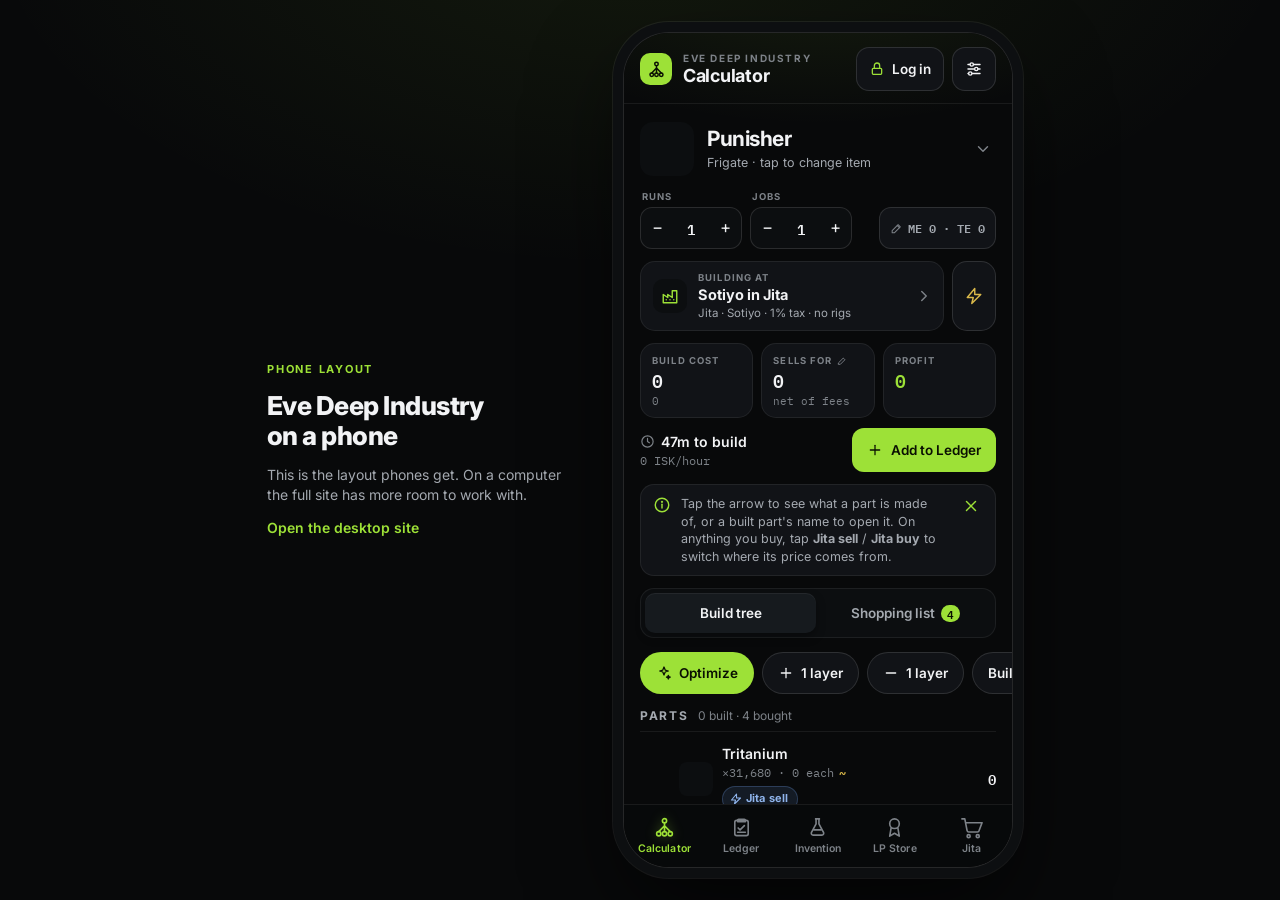
<file: mobile.html>
<!DOCTYPE html>
<html lang="en">
<head>
<meta charset="UTF-8">
<meta name="viewport" content="width=device-width, initial-scale=1, viewport-fit=cover">
<meta name="theme-color" content="#08090a">
<!-- Force browser to revalidate this HTML file on every load -->
<meta http-equiv="Cache-Control" content="no-cache, no-store, must-revalidate">
<meta http-equiv="Pragma" content="no-cache">
<meta http-equiv="Expires" content="0">
<title>Eve Deep Industry</title>
  <!-- Link previews (Discord, Slack, X, search results). og-image.png is built by scripts/make_og_image.py. -->
  <meta name="description" content="EVE Online industry calculator built for your phone: build costs, invention, LP store, ledger and Jita shopping.">
  <meta property="og:type" content="website">
  <meta property="og:site_name" content="Eve Deep Industry">
  <meta property="og:title" content="Eve Deep Industry">
  <meta property="og:description" content="EVE Online industry calculator built for your phone: build costs, invention, LP store, ledger and Jita shopping.">
  <meta property="og:url" content="https://evedeepindustry.com/mobile.html">
  <meta property="og:image" content="https://evedeepindustry.com/og-image.png">
  <meta property="og:image:width" content="1200">
  <meta property="og:image:height" content="630">
  <meta property="og:image:alt" content="Eve Deep Industry - industry calculator for EVE Online">
  <meta name="twitter:card" content="summary_large_image">
<link rel="icon" type="image/svg+xml" href="data:image/svg+xml,%3Csvg xmlns='http://www.w3.org/2000/svg' viewBox='0 0 24 24' fill='none' stroke='%23d3915a' stroke-width='2.4' stroke-linecap='round' stroke-linejoin='round'%3E%3Ccircle cx='12' cy='5' r='2.6'/%3E%3Ccircle cx='6' cy='18.5' r='2.6'/%3E%3Ccircle cx='12' cy='18.5' r='2.6'/%3E%3Ccircle cx='18' cy='18.5' r='2.6'/%3E%3Cpath d='M12 7.6v2.6M12 10.2L6 15.9M12 10.2v5.7M12 10.2l6 5.7'/%3E%3C/svg%3E">
<link rel="preconnect" href="https://fonts.googleapis.com">
<link rel="preconnect" href="https://fonts.gstatic.com" crossorigin>
<link rel="stylesheet" href="https://fonts.googleapis.com/css2?family=Inter:wght@400;500;600;700;800&family=IBM+Plex+Mono:wght@400;500;600&display=swap">
<link class="cache-bust" rel="stylesheet" href="css/mobile.css?v=1.0.2">
<script>(function(){try{var t=localStorage.getItem('eve_color_theme');if(t&&t!=='lime')document.documentElement.setAttribute('data-theme',t);}catch(e){}})();</script>
<!-- GoatCounter - privacy-friendly page-view analytics, no cookies/consent banner needed -->
<script data-goatcounter="https://sublimerage.goatcounter.com/count" async src="//gc.zgo.at/count.js"></script>
</head>
<body>
<div class="stage">
  <aside class="notes" aria-label="About this page">
    <span class="eyebrow">Phone layout</span>
    <h1>Eve Deep Industry on a phone</h1>
    <p>This is the layout phones get. On a computer the full site has more room to work with.</p>
    <p><a class="notes-link" href="index.html" id="wide-desktop-link">Open the desktop site</a></p>
  </aside>

  <div class="device">
    <div class="app" id="app">
      <header class="appbar">
        <span class="brand" aria-hidden="true"><svg viewBox="0 0 24 24"><circle cx="12" cy="5" r="2.2"/><circle cx="6" cy="18.5" r="2.2"/><circle cx="12" cy="18.5" r="2.2"/><circle cx="18" cy="18.5" r="2.2"/><path d="M12 7.2v3M12 10.2L6 16.3M12 10.2v6.1M12 10.2l6 6.1"/></svg></span>
        <div class="appbar-text">
          <span class="appbar-eyebrow">Eve Deep Industry</span>
          <h1 class="appbar-title" id="appbar-title">Calculator</h1>
        </div>
        <div class="appbar-actions">
          <button class="acct" id="acct-btn" type="button" aria-haspopup="dialog"></button>
          <button class="iconbtn" id="settings-btn" type="button" aria-label="Settings" aria-haspopup="dialog">
            <svg class="i" viewBox="0 0 24 24"><line x1="4" y1="6" x2="20" y2="6"/><line x1="4" y1="12" x2="20" y2="12"/><line x1="4" y1="18" x2="20" y2="18"/><circle cx="9" cy="6" r="2.2" class="knob"/><circle cx="15" cy="12" r="2.2" class="knob"/><circle cx="7" cy="18" r="2.2" class="knob"/></svg>
          </button>
        </div>
      </header>

      <!-- ================= Calculator ================= -->
      <main class="screen" id="screen-calc" aria-labelledby="appbar-title">
        <button class="product product-btn" type="button" id="item-open" aria-haspopup="dialog">
          <span class="ic" id="p-icon" aria-hidden="true"></span>
          <span class="p-text"><span class="p-name" id="p-name">Loading…</span><span class="p-sub" id="p-sub"></span></span>
          <svg class="i" viewBox="0 0 24 24" aria-hidden="true"><path d="M6 9l6 6 6-6"/></svg>
        </button>

        <div class="lpbanner" id="lp-banner" hidden></div>

        <div class="runrow">
          <div class="numctl"><span class="nlabel" id="lbl-runs">Runs</span><span class="stepper sm"><button type="button" data-num="runs" data-d="-1" aria-label="Fewer runs">−</button><input type="text" inputmode="numeric" id="in-runs" aria-labelledby="lbl-runs" autocomplete="off" value="1"><button type="button" data-num="runs" data-d="1" aria-label="More runs">+</button></span></div>
          <div class="numctl"><span class="nlabel" id="lbl-jobs">Jobs</span><span class="stepper sm"><button type="button" data-num="jobs" data-d="-1" aria-label="Fewer jobs">−</button><input type="text" inputmode="numeric" id="in-jobs" aria-labelledby="lbl-jobs" autocomplete="off" value="1"><button type="button" data-num="jobs" data-d="1" aria-label="More jobs">+</button></span></div>
          <button class="mechip" type="button" id="root-mete" aria-haspopup="dialog"></button>
        </div>

        <div class="stationbar">
          <button class="station-main" type="button" id="station-open" aria-haspopup="dialog">
            <span class="st-ico" aria-hidden="true"><svg class="i" viewBox="0 0 24 24"><path d="M3 21V10l6 4V10l6 4V5h6v16z"/><line x1="7" y1="17" x2="7" y2="17.01"/><line x1="12" y1="17" x2="12" y2="17.01"/><line x1="17" y1="17" x2="17" y2="17.01"/></svg></span>
            <span class="st-text"><span class="st-label">Building at</span><span class="st-name" id="st-name"></span><span class="st-meta" id="st-meta"></span></span>
            <svg class="i" viewBox="0 0 24 24"><path d="M9 6l6 6-6 6"/></svg>
          </button>
          <button class="iconbtn" type="button" id="station-best" aria-label="Switch to your cheapest saved station for this build"><svg class="i" viewBox="0 0 24 24"><polygon points="13,2 3,14 11,14 9,22 21,10 13,10"/></svg></button>
        </div>

        <section class="stats" aria-label="Build totals">
          <div class="stat" id="stat-cost"><span class="lbl">Build cost</span><span class="val" id="v-cost">—</span><span class="sub" id="v-cost-full"></span></div>
          <button class="stat stat-btn" type="button" id="stat-sell" aria-haspopup="dialog"><span class="lbl">Sells for<svg class="i" viewBox="0 0 24 24" aria-hidden="true"><path d="M4 20h4L19 9l-4-4L4 16z"/></svg></span><span class="val" id="v-sell">—</span><span class="sub" id="v-sell-sub">net of fees</span></button>
          <div class="stat" id="stat-profit"><span class="lbl">Profit</span><span class="val" id="v-profit">—</span><span class="sub" id="v-roi"></span></div>
        </section>

        <div class="timerow">
          <div class="tinfo">
            <span class="t-main"><svg class="i" viewBox="0 0 24 24" aria-hidden="true"><circle cx="12" cy="12" r="9"/><path d="M12 7v5l3 2"/></svg><span id="t-time"></span></span>
            <span class="t-sub" id="t-sub"></span>
          </div>
          <button class="btn primary addledger" type="button" id="add-ledger"><svg class="i" viewBox="0 0 24 24" aria-hidden="true"><line x1="12" y1="5" x2="12" y2="19"/><line x1="5" y1="12" x2="19" y2="12"/></svg>Add to Ledger</button>
        </div>

        <div class="skillbar" id="skillbar" role="status" hidden></div>

        <div class="tip" id="tip" hidden>
          <svg class="i" viewBox="0 0 24 24"><circle cx="12" cy="12" r="9"/><line x1="12" y1="11" x2="12" y2="16"/><circle cx="12" cy="7.8" r="0.6" fill="currentColor"/></svg>
          <p>Tap the arrow to see what a part is made of, or a built part's name to open it. On anything you buy, tap <b>Jita sell</b> / <b>Jita buy</b> to switch where its price comes from.</p>
          <button type="button" id="tip-close" aria-label="Dismiss tip"><svg class="i" viewBox="0 0 24 24"><line x1="6" y1="6" x2="18" y2="18"/><line x1="18" y1="6" x2="6" y2="18"/></svg></button>
        </div>

        <div class="segtabs two" role="tablist" aria-label="Calculator views">
          <button type="button" role="tab" id="t-tree" aria-controls="p-tree" aria-selected="true">Build tree</button>
          <button type="button" role="tab" id="t-shop" aria-controls="p-shop" aria-selected="false">Shopping list <span class="tabcount" id="shop-count"></span></button>
        </div>

        <section id="p-tree" role="tabpanel" aria-labelledby="t-tree">
          <div class="chips" role="group" aria-label="Build and price actions">
            <button class="chip primary" type="button" data-tool="optimize" aria-haspopup="dialog"><svg class="i" viewBox="0 0 24 24"><path d="M12 3l1.8 4.6L18.5 9l-4.7 1.5L12 15l-1.8-4.5L5.5 9l4.7-1.4z"/><path d="M18.5 15.5l.8 2 2 .8-2 .7-.8 2-.8-2-2-.7 2-.8z"/></svg>Optimize</button>
            <button class="chip" type="button" data-tool="plus"><svg class="i" viewBox="0 0 24 24"><line x1="12" y1="5" x2="12" y2="19"/><line x1="5" y1="12" x2="19" y2="12"/></svg>1 layer</button>
            <button class="chip" type="button" data-tool="minus"><svg class="i" viewBox="0 0 24 24"><line x1="5" y1="12" x2="19" y2="12"/></svg>1 layer</button>
            <button class="chip" type="button" data-tool="all">Build all</button>
            <button class="chip" type="button" data-tool="none">Buy all parts</button>
            <button class="chip" type="button" data-tool="bulk" aria-haspopup="dialog">Bulk ME/TE</button>
          </div>

          <nav class="path" id="path" aria-label="Where you are in the build" hidden></nav>

          <div class="section-head">
            <h3 id="parts-title">Parts</h3>
            <span class="count" id="parts-count"></span>
            <button class="linkbtn" type="button" id="expand-all">Expand all</button>
          </div>
          <ul class="tree" id="tree" aria-labelledby="parts-title"></ul>
        </section>

        <section id="p-shop" role="tabpanel" aria-labelledby="t-shop" hidden></section>
      </main>

      <!-- ================= Invention ================= -->
      <main class="screen" id="screen-inv" aria-labelledby="appbar-title" hidden></main>

      <!-- ================= Ledger ================= -->
      <main class="screen" id="screen-ledger" aria-labelledby="appbar-title" hidden></main>

      <!-- ================= LP Store ================= -->
      <main class="screen" id="screen-lp" aria-labelledby="appbar-title" hidden></main>

      <!-- ================= Jita Shopping ================= -->
      <main class="screen" id="screen-jita" aria-labelledby="appbar-title" hidden></main>

      <nav class="tabbar" aria-label="Tools">
        <button class="tab" type="button" data-screen="calc" aria-current="page"><svg viewBox="0 0 24 24" stroke-linecap="round" stroke-linejoin="round"><circle cx="12" cy="5" r="2.2"/><circle cx="6" cy="18.5" r="2.2"/><circle cx="12" cy="18.5" r="2.2"/><circle cx="18" cy="18.5" r="2.2"/><path d="M12 7.2v3M12 10.2L6 16.3M12 10.2v6.1M12 10.2l6 6.1"/></svg>Calculator</button>
        <button class="tab" type="button" data-screen="ledger"><span class="tab-ico"><svg viewBox="0 0 24 24" stroke-linecap="round" stroke-linejoin="round"><rect x="5" y="4.5" width="14" height="16" rx="2"/><path d="M9 3.5h6a1 1 0 011 1V6H8V4.5a1 1 0 011-1z"/><path d="M8.5 12.5l2 2 4.5-4.5"/><line x1="8" y1="17" x2="16" y2="17"/></svg><span class="tab-badge" id="ledger-badge" hidden></span></span>Ledger</button>
        <button class="tab" type="button" data-screen="inv"><svg viewBox="0 0 24 24" stroke-linecap="round" stroke-linejoin="round"><path d="M10 3h4"/><path d="M10.5 3v5.3L5.9 16.8A2 2 0 007.6 20h8.8a2 2 0 001.7-3.2L13.5 8.3V3"/><path d="M8.2 14.5h7.6"/></svg>Invention</button>
        <button class="tab" type="button" data-screen="lp"><svg viewBox="0 0 24 24" stroke-linecap="round" stroke-linejoin="round"><circle cx="12" cy="8" r="5"/><path d="M8.5 12.5L7 21l5-3 5 3-1.5-8.5"/></svg>LP Store</button>
        <button class="tab" type="button" data-screen="jita"><svg viewBox="0 0 24 24" stroke-linecap="round" stroke-linejoin="round"><circle cx="9" cy="21" r="1.6"/><circle cx="18.5" cy="21" r="1.6"/><path d="M2 3h3l2.4 12.2a1.8 1.8 0 0 0 1.77 1.45h9a1.8 1.8 0 0 0 1.77-1.45L23 7H6"/></svg>Jita</button>
      </nav>

      <div class="scrim" id="scrim"></div>
      <section class="sheet" id="sheet" role="dialog" aria-modal="true" aria-labelledby="sheet-title" aria-hidden="true">
        <div class="grabber" aria-hidden="true"></div>
        <div class="sheet-head">
          <h2 id="sheet-title"></h2>
          <button class="iconbtn" type="button" id="sheet-close" aria-label="Close"><svg class="i" viewBox="0 0 24 24"><line x1="6" y1="6" x2="18" y2="18"/><line x1="18" y1="6" x2="6" y2="18"/></svg></button>
        </div>
        <div id="sheet-body"></div>
      </section>
      <div class="toast" id="toast" role="status" aria-live="polite"></div>

      <div class="boot" id="boot" role="status" aria-live="polite">
        <span class="spin big" aria-hidden="true"></span>
        <b>Loading the item database</b>
        <span id="boot-sub">The first visit downloads every EVE item and recipe. After that it opens straight away.</span>
      </div>
    </div>
  </div>
</div>

<!-- The desktop pages' own settings inputs, hidden. js/mobile-core.js keeps them in step with the
     phone's settings so the desktop code this page reuses reads the same values. -->
<div id="desktop-shim" hidden>
  <input id="facility-tax" value="1.0"><input id="scc-surcharge" value="4.0"><input id="sales-tax" value="3.6"><input id="broker-fee" value="1.0">
  <input id="contract-tax" value="0.5"><input id="contract-broker" value="1.65">
  <input id="build-profit-threshold" value="5.0"><input id="buy-savings-threshold" value="5.0"><input id="total-cost-savings-threshold" value="1.0">
  <select id="include-reactions"><option value="true" selected>on</option><option value="false">off</option></select>
  <select id="input-price-mode"><option value="sell" selected>sell</option><option value="buy">buy</option></select>
  <button id="deduct-stock-mode" type="button" value="true"></button>
</div>

<script>document.addEventListener('DOMContentLoaded', function () { if (window.MB) { window.MB.start().finally(function () { var b = document.getElementById('boot'); if (b) b.remove(); }); } });</script>
<script defer src="eve_db.js?v=16.8.0"></script>
<script defer src="eve_re_db.js?v=1.0.0"></script>
<script defer src="js/config.js?v=15.10.0"></script>
<script defer src="js/esi.js?v=15.8.35"></script>
<script defer src="js/tree.js?v=15.1.6"></script>
<script defer src="js/optimizers.js?v=15.4.21"></script>
<script defer src="js/invention-queue.js?v=1.4.5"></script>
<script defer src="js/mobile-core.js?v=1.0.3"></script>
<script defer src="js/mobile-calc.js?v=1.0.3"></script>
<script defer src="js/mobile-ledger.js?v=1.0.1"></script>
<script defer src="js/mobile-invention.js?v=1.1.0"></script>
<script defer src="js/mobile-lp.js?v=1.0.1"></script>
<script defer src="js/mobile-jita.js?v=1.0.0"></script>
</body>
</html>
</file>
<file: css/mobile.css>
/* Eve Deep Industry - phone layout (mobile.html). Dark by design, like the rest of the site; the
   accent follows the colour theme picked on the desktop site (eve_color_theme). */
:root {
  --bg: #08090a;
  --panel: #111317;
  --panel-2: #161a1e;
  --well: #0c0e10;
  --line: rgba(255,255,255,0.07);
  --line-2: rgba(255,255,255,0.12);
  --text: #f2f3f5;
  --soft: #a4a9b0;
  --mute: #7d8288;
  --accent: #9de137;
  --accent-ink: #0a1002;
  --accent-rgb: 157,225,55;
  --loss: #e8845a;
  --loss-rgb: 232,132,90;
  --buy: #8fb4ec;
  --buy-rgb: 106,152,222;
  --order: #bba9f0;
  --order-rgb: 154,134,214;
  --gold: #d9b84a;
  --font: 'Inter', system-ui, -apple-system, 'Segoe UI', sans-serif;
  --mono: 'IBM Plex Mono', ui-monospace, 'SFMono-Regular', Menlo, Consolas, monospace;
  color-scheme: dark;
}
html[data-theme="copper"] { --accent: #d3915a; --accent-rgb: 211,145,90; }
html[data-theme="cyan"] { --accent: #22c3d4; --accent-rgb: 34,195,212; }
html[data-theme="violet"] { --accent: #a374e0; --accent-rgb: 163,116,224; --accent-ink: #0c0716; }
* { box-sizing: border-box; }
html, body { margin: 0; }
body {
  background: radial-gradient(ellipse 1100px 600px at 50% -10%, rgba(var(--accent-rgb),0.08), transparent 60%), var(--bg);
  color: var(--text);
  font-family: var(--font);
  font-size: 15px;
  line-height: 1.4;
  -webkit-font-smoothing: antialiased;
  -webkit-tap-highlight-color: transparent;
}
button, select, input { font: inherit; color: inherit; }
button { cursor: pointer; }
[hidden] { display: none !important; }
:focus-visible { outline: 2px solid var(--accent); outline-offset: 2px; }
.pos { color: var(--accent); }
.neg { color: var(--loss); }
svg.i { width: 18px; height: 18px; fill: none; stroke: currentColor; stroke-width: 1.9; stroke-linecap: round; stroke-linejoin: round; flex: none; }

/* ---------- Stage: phone-sized frame on a computer, full screen on a phone ---------- */
.stage { min-height: 100vh; display: flex; align-items: center; justify-content: center; gap: 56px; padding: 32px 24px; }
.notes { width: 300px; flex: none; display: flex; flex-direction: column; gap: 14px; color: var(--soft); font-size: 14px; }
.notes h1 { margin: 0; color: var(--text); font-size: 26px; font-weight: 800; letter-spacing: -0.02em; line-height: 1.15; text-wrap: balance; }
.notes .eyebrow { font-size: 11px; font-weight: 700; letter-spacing: 0.16em; text-transform: uppercase; color: var(--accent); }
.notes p { margin: 0; }
.notes ul { margin: 0; padding-left: 18px; display: flex; flex-direction: column; gap: 6px; }
.notes strong { color: var(--text); font-weight: 600; }
.device {
  width: 390px; height: 844px; max-height: calc(100vh - 64px); min-height: 620px; flex: none;
  border-radius: 46px; overflow: hidden; position: relative; background: var(--bg);
  border: 1px solid var(--line-2);
  box-shadow: 0 0 0 10px #0d0f11, 0 0 0 11px var(--line), 0 40px 90px rgba(0,0,0,0.65);
}
@media (max-width: 720px) {
  .stage { display: block; padding: 0; min-height: 0; }
  .notes { display: none; }
  .device { width: 100%; height: 100vh; height: 100dvh; max-height: none; min-height: 0; border-radius: 0; border: 0; box-shadow: none; }
}

/* ---------- App shell ---------- */
.app {
  height: 100%; position: relative; overflow: hidden;
  display: grid; grid-template-rows: auto minmax(0, 1fr) auto;
  background: radial-gradient(ellipse 520px 260px at 50% -90px, rgba(var(--accent-rgb),0.11), transparent 70%), var(--bg);
}
.appbar { display: flex; align-items: center; gap: 11px; padding: 14px 16px 12px; padding-top: max(14px, env(safe-area-inset-top)); border-bottom: 1px solid var(--line); }
.brand { width: 32px; height: 32px; border-radius: 10px; background: var(--accent); color: var(--accent-ink); display: grid; place-items: center; flex: none; }
.brand svg { width: 19px; height: 19px; fill: none; stroke: currentColor; stroke-width: 1.9; stroke-linecap: round; stroke-linejoin: round; }
.appbar-text { display: flex; flex-direction: column; min-width: 0; }
.appbar-eyebrow { font-size: 10px; font-weight: 700; letter-spacing: 0.16em; text-transform: uppercase; color: var(--mute); }
.appbar-title { margin: 0; font-size: 18px; font-weight: 700; letter-spacing: -0.015em; line-height: 1.2; }
.appbar-actions { margin-left: auto; display: flex; align-items: center; gap: 8px; }
.iconbtn { width: 44px; height: 44px; border-radius: 13px; border: 1px solid var(--line-2); background: var(--panel); color: var(--text); display: grid; place-items: center; flex: none; }
.acct { height: 44px; border-radius: 13px; border: 1px solid var(--line-2); background: var(--panel); color: var(--text); display: inline-flex; align-items: center; gap: 7px; padding: 0 12px; font-size: 13.5px; font-weight: 600; }
.acct svg.i { width: 16px; height: 16px; color: var(--accent); }
.acct.in { width: 44px; padding: 0; justify-content: center; position: relative; }
.avatar { width: 30px; height: 30px; border-radius: 50%; background: linear-gradient(160deg, #2a3140, #151a22); display: grid; place-items: center; color: #8d98ab; overflow: hidden; flex: none; }
.avatar svg { width: 100%; height: 100%; }
.acct.in::after { content: ''; position: absolute; right: 6px; bottom: 6px; width: 9px; height: 9px; border-radius: 50%; background: var(--accent); box-shadow: 0 0 0 2px var(--panel); }
.screen { overflow-y: auto; overscroll-behavior: contain; padding: 14px 16px 28px; }

.tabbar { display: grid; grid-template-columns: repeat(5, 1fr); border-top: 1px solid var(--line); background: rgba(8,9,10,0.94); padding: 4px 2px calc(4px + env(safe-area-inset-bottom)); }
.tab { background: none; border: 0; color: var(--mute); display: flex; flex-direction: column; align-items: center; justify-content: center; gap: 3px; min-height: 54px; font-size: 10.5px; font-weight: 600; letter-spacing: 0.01em; border-radius: 12px; }
.tab svg { width: 23px; height: 23px; fill: none; stroke: currentColor; stroke-width: 1.7; }
.tab[aria-current="page"] { color: var(--accent); }
.tab[aria-current="page"] svg { filter: drop-shadow(0 0 6px rgba(var(--accent-rgb),0.35)); }

/* ---------- Shared pieces ---------- */
.product { display: flex; gap: 13px; align-items: center; margin-bottom: 14px; }
.product .ic { width: 54px; height: 54px; border-radius: 13px; }
.product h2 { margin: 0; font-size: 21px; font-weight: 700; letter-spacing: -0.02em; line-height: 1.15; text-wrap: balance; }
.product p { margin: 3px 0 0; font-size: 12.5px; color: var(--soft); }
.ic { display: block; width: 34px; height: 34px; border-radius: 8px; background-color: var(--well); background-size: cover; background-position: center; flex: none; }
.ic-none { display: grid; place-items: center; color: var(--mute); }
.ic-none svg { width: 18px; height: 18px; fill: none; stroke: currentColor; stroke-width: 1.8; }

.stats { display: grid; grid-template-columns: repeat(3, minmax(0, 1fr)); gap: 8px; margin-bottom: 12px; }
.stat { background: var(--panel); border: 1px solid var(--line); border-radius: 15px; padding: 10px 11px 9px; display: flex; flex-direction: column; gap: 2px; min-width: 0; transition: border-color 0.5s, background-color 0.5s; }
.stat .lbl { font-size: 9.5px; letter-spacing: 0.12em; text-transform: uppercase; color: var(--mute); font-weight: 700; white-space: nowrap; }
.stat .val { font-family: var(--mono); font-variant-numeric: tabular-nums; font-size: 18px; font-weight: 600; letter-spacing: -0.02em; line-height: 1.25; white-space: nowrap; }
.stat .sub { font-family: var(--mono); font-variant-numeric: tabular-nums; font-size: 10.5px; color: var(--mute); white-space: nowrap; overflow: hidden; text-overflow: ellipsis; }
.stat.flash { border-color: rgba(var(--accent-rgb),0.45); background-color: #141a10; transition: none; }

.tip { display: flex; gap: 10px; align-items: flex-start; background: var(--panel); border: 1px solid var(--line); border-radius: 14px; padding: 10px 6px 10px 12px; margin-bottom: 12px; font-size: 12.5px; color: var(--soft); }
.tip svg.i { color: var(--accent); margin-top: 1px; }
.tip p { margin: 0; flex: 1; }
.tip button { background: none; border: 0; color: var(--mute); width: 36px; height: 36px; margin: -8px 0 -8px auto; display: grid; place-items: center; border-radius: 10px; flex: none; }

.segtabs { display: grid; grid-template-columns: repeat(3, 1fr); gap: 4px; padding: 4px; border-radius: 14px; background: var(--well); border: 1px solid var(--line); margin-bottom: 14px; }
.segtabs.two { grid-template-columns: 1fr 1fr; }
/* Invention, Tech III: relic quality picker (Intact / Malfunctioning / Wrecked), two lines per button. */
.segtabs.relicq button { height: auto; min-height: 48px; flex-direction: column; gap: 1px; padding: 6px 2px; }
.segtabs.relicq small { font-family: var(--mono); font-size: 11px; font-weight: 500; color: var(--mute); }
.segtabs button[aria-pressed="true"] { background: var(--panel-2); color: var(--text); box-shadow: 0 1px 0 rgba(255,255,255,0.06) inset, 0 4px 10px rgba(0,0,0,0.35); }
.segtabs.relicq button[aria-pressed="true"] small { color: var(--accent); }
.segtabs button { border: 0; background: none; color: var(--soft); height: 40px; border-radius: 10px; font-size: 13.5px; font-weight: 600; display: inline-flex; align-items: center; justify-content: center; gap: 6px; }
.segtabs button[aria-selected="true"] { background: var(--panel-2); color: var(--text); box-shadow: 0 1px 0 rgba(255,255,255,0.06) inset, 0 4px 10px rgba(0,0,0,0.35); }
.tabcount { font-family: var(--mono); font-size: 11px; font-weight: 600; color: var(--accent-ink); background: var(--accent); border-radius: 999px; padding: 1px 6px; }

.chips { display: flex; gap: 8px; overflow-x: auto; scrollbar-width: none; margin: 0 -16px 14px; padding: 0 16px; }
.chips::-webkit-scrollbar { display: none; }
.chip { flex: none; height: 42px; padding: 0 15px; border-radius: 999px; border: 1px solid var(--line-2); background: var(--panel); color: var(--text); font-size: 13.5px; font-weight: 600; display: inline-flex; align-items: center; gap: 7px; white-space: nowrap; }
.chip svg.i { width: 16px; height: 16px; }
.chip.primary { background: var(--accent); color: var(--accent-ink); border-color: transparent; }
.chip[aria-pressed="true"] { background: rgba(var(--accent-rgb),0.14); border-color: rgba(var(--accent-rgb),0.4); color: var(--accent); }
.chip.small { height: 36px; font-size: 12.5px; padding: 0 13px; }

.section-head { display: flex; align-items: baseline; gap: 10px; margin: 2px 0 6px; }
.section-head h3 { margin: 0; font-size: 12px; font-weight: 700; letter-spacing: 0.14em; text-transform: uppercase; color: var(--soft); white-space: nowrap; }
.section-head .count { font-size: 12px; color: var(--mute); white-space: nowrap; }
.linkbtn { margin-left: auto; background: none; border: 0; color: var(--accent); font-size: 13px; font-weight: 600; padding: 10px 2px; min-height: 40px; white-space: nowrap; }

/* price source + stock tags */
.src { display: inline-flex; align-items: center; gap: 4px; height: 26px; padding: 0 9px 0 7px; border-radius: 999px; border: 1px solid transparent; font-family: var(--font); font-size: 11px; font-weight: 700; letter-spacing: 0.01em; white-space: nowrap; }
.src svg.i { width: 12px; height: 12px; stroke-width: 2.2; }
.src.sell { color: var(--buy); background: rgba(var(--buy-rgb),0.13); border-color: rgba(var(--buy-rgb),0.28); }
.src.buy { color: var(--order); background: rgba(var(--order-rgb),0.14); border-color: rgba(var(--order-rgb),0.32); }
.have { display: inline-flex; align-items: center; height: 22px; padding: 0 8px; border-radius: 999px; font-family: var(--font); font-size: 11px; font-weight: 600; color: var(--soft); background: rgba(255,255,255,0.06); white-space: nowrap; }
.have.full { color: var(--accent); background: rgba(var(--accent-rgb),0.12); }
.tags { display: flex; align-items: center; gap: 6px; flex-wrap: wrap; margin-top: 3px; }

/* ---------- Build tree outline ---------- */
.path { display: flex; align-items: center; gap: 8px; margin: 0 -16px 10px; padding: 2px 16px 10px; border-bottom: 1px solid var(--line); }
.path .back { width: 40px; height: 40px; border-radius: 12px; border: 1px solid var(--line-2); background: var(--panel); display: grid; place-items: center; flex: none; }
.crumbs { flex: 1; min-width: 0; display: flex; align-items: center; gap: 4px; overflow-x: auto; scrollbar-width: none; white-space: nowrap; }
.crumbs::-webkit-scrollbar { display: none; }
.crumb { background: none; border: 0; color: var(--soft); font-size: 13px; font-weight: 500; padding: 10px 4px; min-height: 40px; }
.crumb[aria-current="location"] { color: var(--text); font-weight: 700; }
.crumb-sep { color: var(--mute); font-size: 13px; }

.tree, .shop { list-style: none; margin: 0; padding: 0; border-top: 1px solid var(--line); }
.row {
  --lvl: 0;
  display: grid; grid-template-columns: 30px 34px minmax(0, 1fr) auto; align-items: center; column-gap: 9px;
  padding: 9px 0 9px calc(var(--lvl) * 13px); min-height: 64px; border-bottom: 1px solid var(--line);
  background-image: repeating-linear-gradient(to right, transparent 0 5px, rgba(255,255,255,0.09) 5px 6px, transparent 6px 13px);
  background-size: calc(var(--lvl) * 13px) 100%; background-repeat: no-repeat;
}
.chev { width: 30px; height: 44px; margin: -6px 0; border: 0; background: none; color: var(--soft); display: grid; place-items: center; border-radius: 9px; }
.chev svg.i { width: 17px; height: 17px; transition: transform 0.18s; }
.chev[aria-expanded="true"] svg.i { transform: rotate(90deg); color: var(--accent); }
.chev-sp { width: 30px; }
.main { min-width: 0; display: flex; flex-direction: column; gap: 2px; text-align: left; background: none; border: 0; padding: 4px 0; margin: 0; }
button.main { border-radius: 8px; }
.nm { font-size: 14px; font-weight: 600; line-height: 1.25; display: -webkit-box; -webkit-line-clamp: 2; -webkit-box-orient: vertical; overflow: hidden; }
.sub { font-family: var(--mono); font-variant-numeric: tabular-nums; font-size: 11.5px; color: var(--mute); display: flex; align-items: center; gap: 3px; flex-wrap: wrap; }
.sub .open { color: var(--soft); display: inline-flex; align-items: center; }
.sub .open svg.i { width: 13px; height: 13px; }
.hint { font-size: 11px; font-weight: 600; line-height: 1.2; margin-top: 2px; }
.hint.save { color: var(--accent); }
.hint.warn { color: var(--gold); }
.right { display: flex; flex-direction: column; align-items: flex-end; gap: 6px; }
.cost { font-family: var(--mono); font-variant-numeric: tabular-nums; font-size: 14px; font-weight: 600; white-space: nowrap; }
.seg { display: inline-flex; border: 1px solid var(--line-2); border-radius: 999px; padding: 2px; background: var(--well); }
.seg button { border: 0; background: none; color: var(--mute); font-size: 11.5px; font-weight: 700; height: 30px; min-width: 46px; padding: 0 9px; border-radius: 999px; }
.seg button.buy[aria-pressed="true"] { background: rgba(var(--buy-rgb),0.2); color: var(--buy); }
.seg button.build[aria-pressed="true"] { background: rgba(var(--accent-rgb),0.17); color: var(--accent); }

/* ---------- Shopping list ---------- */
.shop-row { display: grid; grid-template-columns: 34px minmax(0, 1fr) auto; align-items: center; column-gap: 10px; padding: 10px 0; border-bottom: 1px solid var(--line); min-height: 64px; }
.shop-row.done { opacity: 0.55; }
.buyqty { font-family: var(--mono); font-size: 11.5px; color: var(--soft); white-space: nowrap; }
.shop-sum { display: flex; align-items: flex-end; justify-content: space-between; gap: 12px; margin: 4px 2px 10px; }
.shop-sum .big { font-family: var(--mono); font-variant-numeric: tabular-nums; font-size: 26px; font-weight: 600; letter-spacing: -0.03em; line-height: 1.1; }
.shop-sum .lbl { font-size: 10px; font-weight: 700; letter-spacing: 0.14em; text-transform: uppercase; color: var(--mute); }
.shop-sum .side { text-align: right; font-size: 12px; color: var(--mute); }
.login-card { display: flex; gap: 12px; align-items: center; background: var(--panel); border: 1px dashed var(--line-2); border-radius: 16px; padding: 12px; margin-bottom: 14px; font-size: 13px; color: var(--soft); }
.login-card p { margin: 0; flex: 1; }
.login-card .btn { width: auto; height: 40px; flex: none; }
.switch { width: 50px; height: 30px; border-radius: 999px; border: 1px solid var(--line-2); background: var(--well); position: relative; flex: none; }
.switch::after { content: ''; position: absolute; top: 3px; left: 3px; width: 22px; height: 22px; border-radius: 50%; background: var(--mute); transition: transform 0.18s, background-color 0.18s; }
.switch[aria-checked="true"] { background: rgba(var(--accent-rgb),0.2); border-color: rgba(var(--accent-rgb),0.45); }
.switch[aria-checked="true"]::after { transform: translateX(20px); background: var(--accent); }
.switch:disabled { opacity: 0.35; cursor: not-allowed; }
.pillset { display: inline-flex; gap: 6px; }
.sample { font-size: 10px; font-weight: 700; letter-spacing: 0.12em; text-transform: uppercase; color: var(--gold); border: 1px solid rgba(217,184,74,0.4); border-radius: 999px; padding: 2px 7px; white-space: nowrap; }

/* ---------- Invention ---------- */
.best { background: linear-gradient(160deg, #15190f, #0e100c 70%); border: 1px solid rgba(var(--accent-rgb),0.28); border-radius: 18px; padding: 14px 14px 12px; margin-bottom: 14px; }
.best.is-neg { background: linear-gradient(160deg, #1b130f, #100c0a 70%); border-color: rgba(var(--loss-rgb),0.3); }
.best-top { display: flex; align-items: center; gap: 11px; }
.best-label { font-size: 10px; font-weight: 700; letter-spacing: 0.14em; text-transform: uppercase; color: var(--mute); }
.best-name { font-size: 16px; font-weight: 700; letter-spacing: -0.01em; }
.best-profit { font-family: var(--mono); font-variant-numeric: tabular-nums; font-size: 30px; font-weight: 600; letter-spacing: -0.03em; margin: 10px 0 2px; line-height: 1.1; }
.best-caption { font-size: 12px; color: var(--mute); margin-bottom: 12px; }
.minis { display: grid; grid-template-columns: repeat(3, minmax(0, 1fr)); gap: 6px; }
.mini { background: rgba(0,0,0,0.28); border-radius: 11px; padding: 8px 9px; min-width: 0; }
.mini b { display: block; font-family: var(--mono); font-variant-numeric: tabular-nums; font-size: 14px; font-weight: 600; white-space: nowrap; }
.mini span { font-size: 10.5px; color: var(--mute); }
.sortbar { display: flex; align-items: center; gap: 6px; margin-bottom: 10px; overflow-x: auto; scrollbar-width: none; }
.sortbar::-webkit-scrollbar { display: none; }
.sortbar .lbl { font-size: 12px; color: var(--mute); margin-right: 2px; white-space: nowrap; flex: none; }
.decs { list-style: none; margin: 0; padding: 0; display: flex; flex-direction: column; gap: 8px; }
.dec { background: var(--panel); border: 1px solid var(--line); border-radius: 16px; overflow: hidden; }
.dec-head { width: 100%; display: grid; grid-template-columns: 34px minmax(0, 1fr) auto; column-gap: 11px; align-items: center; text-align: left; background: none; border: 0; padding: 11px 12px; min-height: 64px; }
.dec-name { font-size: 14px; font-weight: 600; line-height: 1.25; }
.dec-meta { font-family: var(--mono); font-size: 11.5px; color: var(--mute); }
.dec-right { text-align: right; }
.dec-profit { font-family: var(--mono); font-variant-numeric: tabular-nums; font-size: 14.5px; font-weight: 600; white-space: nowrap; }
.dec-rate { font-family: var(--mono); font-size: 11px; color: var(--mute); white-space: nowrap; }
.dec-body { border-top: 1px solid var(--line); padding: 10px 12px 12px; }
.facts { display: grid; grid-template-columns: 1fr 1fr; gap: 8px 14px; margin: 0 0 12px; }
.facts div { min-width: 0; }
.facts dt { font-size: 10.5px; color: var(--mute); font-weight: 600; letter-spacing: 0.04em; }
.facts dd { margin: 1px 0 0; font-family: var(--mono); font-variant-numeric: tabular-nums; font-size: 13px; font-weight: 500; }
.btn { height: 44px; border-radius: 12px; border: 1px solid var(--line-2); background: var(--panel-2); color: var(--text); font-size: 13.5px; font-weight: 600; padding: 0 14px; display: inline-flex; align-items: center; justify-content: center; gap: 8px; width: 100%; }
.btn.primary { background: var(--accent); color: var(--accent-ink); border-color: transparent; }
.btn + .btn { margin-top: 8px; }

.card { background: var(--panel); border: 1px solid var(--line); border-radius: 16px; padding: 4px 14px; margin-bottom: 12px; }
.card-title { font-size: 11px; font-weight: 700; letter-spacing: 0.14em; text-transform: uppercase; color: var(--mute); margin: 16px 2px 8px; display: flex; align-items: center; gap: 8px; }
.card-title:first-child { margin-top: 2px; }
.kv { display: flex; align-items: center; gap: 12px; min-height: 52px; border-bottom: 1px solid var(--line); padding: 6px 0; }
.kv:last-child { border-bottom: 0; }
.kv .k { flex: 1; min-width: 0; font-size: 14px; }
.kv .k small { display: block; font-size: 11.5px; color: var(--mute); }
.kv .v { font-family: var(--mono); font-variant-numeric: tabular-nums; font-size: 14px; font-weight: 600; text-align: right; }
.kv .v small { display: block; font-family: var(--font); font-size: 11px; font-weight: 500; color: var(--mute); }
.kv.total .k { font-weight: 700; }
.kv.total .v { font-size: 16px; color: var(--gold); }
.stepper { display: inline-flex; align-items: center; border: 1px solid var(--line-2); border-radius: 12px; background: var(--well); flex: none; }
.stepper button { width: 40px; height: 40px; border: 0; background: none; color: var(--text); font-size: 18px; }
.stepper button:disabled { color: var(--mute); opacity: 0.4; cursor: not-allowed; }
.stepper output { min-width: 26px; text-align: center; font-family: var(--mono); font-weight: 600; }
.note { font-size: 12px; color: var(--mute); margin: 4px 2px 0; }
.selectwrap { display: flex; flex-direction: column; gap: 6px; margin-bottom: 12px; }
.selectwrap label { font-size: 11px; font-weight: 700; letter-spacing: 0.14em; text-transform: uppercase; color: var(--mute); }
select { height: 46px; border-radius: 12px; border: 1px solid var(--line-2); background: var(--panel); padding: 0 12px; font-size: 14.5px; font-weight: 600; width: 100%; }
.kv select { height: 40px; font-size: 13px; }
.segctl { display: inline-flex; border: 1px solid var(--line-2); border-radius: 12px; padding: 3px; background: var(--well); flex: none; }
.segctl button { border: 0; background: none; color: var(--mute); height: 34px; padding: 0 10px; border-radius: 9px; font-size: 12.5px; font-weight: 700; display: inline-flex; align-items: center; gap: 5px; }
.segctl button svg.i { width: 13px; height: 13px; }
.segctl button[aria-pressed="true"][data-mode="sell"] { background: rgba(var(--buy-rgb),0.2); color: var(--buy); }
.segctl button[aria-pressed="true"][data-mode="buy"] { background: rgba(var(--order-rgb),0.2); color: var(--order); }

/* ---------- Placeholder screens ---------- */
.soon { display: flex; flex-direction: column; align-items: center; text-align: center; gap: 12px; padding: 64px 12px 0; color: var(--soft); }
.soon .badge { width: 64px; height: 64px; border-radius: 20px; background: var(--panel); border: 1px solid var(--line-2); display: grid; place-items: center; color: var(--accent); }
.soon .badge svg { width: 30px; height: 30px; fill: none; stroke: currentColor; stroke-width: 1.6; stroke-linecap: round; stroke-linejoin: round; }
.soon h2 { margin: 0; color: var(--text); font-size: 20px; letter-spacing: -0.015em; }
.soon p { margin: 0; max-width: 30ch; font-size: 14px; }
.soon .pill { font-size: 10.5px; font-weight: 700; letter-spacing: 0.14em; text-transform: uppercase; color: var(--mute); border: 1px solid var(--line-2); border-radius: 999px; padding: 5px 10px; }

/* ---------- Account ---------- */
.pilot { display: flex; align-items: center; gap: 12px; margin: 4px 0 14px; }
.pilot .avatar { width: 56px; height: 56px; }
.pilot b { display: block; font-size: 17px; letter-spacing: -0.01em; }
.pilot span { font-size: 12.5px; color: var(--mute); }
.perks { list-style: none; margin: 0 0 14px; padding: 0; display: flex; flex-direction: column; gap: 10px; }
.perks li { display: flex; gap: 11px; align-items: flex-start; font-size: 13.5px; color: var(--soft); }
.perks li b { color: var(--text); font-weight: 600; }
.perks svg.i { color: var(--accent); margin-top: 1px; }

/* ---------- Bottom sheet + toast ---------- */
.scrim { position: absolute; inset: 0; background: rgba(0,0,0,0.55); opacity: 0; pointer-events: none; transition: opacity 0.2s; z-index: 20; }
.scrim.open { opacity: 1; pointer-events: auto; }
.sheet { position: absolute; left: 0; right: 0; bottom: 0; z-index: 21; max-height: 86%; overflow-y: auto; background: #111316; border-top: 1px solid var(--line-2); border-radius: 22px 22px 0 0; padding: 8px 16px calc(20px + env(safe-area-inset-bottom)); transform: translateY(104%); transition: transform 0.24s cubic-bezier(.2,.8,.2,1); visibility: hidden; }
.sheet.open { transform: none; visibility: visible; }
.grabber { width: 38px; height: 5px; border-radius: 3px; background: var(--line-2); margin: 2px auto 10px; }
.sheet-head { display: flex; align-items: center; gap: 10px; margin-bottom: 8px; }
.sheet-head h2 { margin: 0; font-size: 18px; letter-spacing: -0.015em; flex: 1; }
.sheet-head .iconbtn { width: 40px; height: 40px; }
.toast { position: absolute; left: 50%; bottom: 86px; transform: translate(-50%, 12px); z-index: 30; background: #1b1f24; border: 1px solid var(--line-2); color: var(--text); font-size: 13px; font-weight: 500; padding: 10px 14px; border-radius: 12px; max-width: calc(100% - 48px); width: max-content; box-shadow: 0 10px 30px rgba(0,0,0,0.5); opacity: 0; pointer-events: none; transition: opacity 0.2s, transform 0.2s; }
.toast.show { opacity: 1; transform: translate(-50%, 0); }

/* ---------- Item header, runs/jobs, ME/TE, time ---------- */
.product-btn { width: 100%; background: none; border: 0; padding: 4px 4px 4px 0; text-align: left; border-radius: 14px; }
.product-btn > svg.i { margin-left: auto; color: var(--mute); }
.p-text { display: flex; flex-direction: column; min-width: 0; }
.p-name { font-size: 21px; font-weight: 700; letter-spacing: -0.02em; line-height: 1.15; text-wrap: balance; }
.p-sub { font-size: 12.5px; color: var(--soft); margin-top: 3px; }
.runrow { display: flex; align-items: flex-end; gap: 8px; margin: -4px 0 12px; }
.numctl { display: flex; flex-direction: column; gap: 4px; }
.nlabel { font-size: 9.5px; font-weight: 700; letter-spacing: 0.12em; text-transform: uppercase; color: var(--mute); padding-left: 2px; }
.stepper.sm button { width: 32px; height: 40px; font-size: 17px; }
.stepper input { width: 36px; height: 40px; border: 0; background: none; text-align: center; font-family: var(--mono); font-weight: 600; font-size: 14px; padding: 0; }
.mechip { margin-left: auto; min-width: 0; height: 42px; padding: 0 10px; border-radius: 12px; border: 1px solid var(--line-2); background: var(--panel); font-family: var(--mono); font-size: 12px; font-weight: 600; color: var(--soft); white-space: nowrap; overflow: hidden; text-overflow: ellipsis; display: inline-flex; align-items: center; gap: 5px; }
.mechip svg.i { width: 13px; height: 13px; color: var(--mute); }
.main-open { display: flex; flex-direction: column; gap: 2px; text-align: left; background: none; border: 0; padding: 2px 0; margin: 0; border-radius: 8px; color: inherit; }
.chip-me { height: 26px; padding: 0 8px; border-radius: 999px; border: 1px solid var(--line-2); background: var(--well); font-family: var(--mono); font-size: 11px; font-weight: 600; color: var(--soft); white-space: nowrap; }
.timerow { display: flex; align-items: center; gap: 10px; margin: -2px 0 12px; }
.tinfo { flex: 1; min-width: 0; display: flex; flex-direction: column; gap: 2px; }
.t-main { display: inline-flex; align-items: center; gap: 6px; font-size: 14px; font-weight: 600; }
.t-main svg.i { width: 15px; height: 15px; color: var(--mute); }
.t-sub { font-family: var(--mono); font-size: 11.5px; color: var(--mute); }
.btn.addledger { width: auto; flex: none; padding: 0 14px; }
.btn.addledger svg.i { width: 16px; height: 16px; }
.btn:disabled { opacity: 0.45; cursor: not-allowed; }
.itemlist { list-style: none; margin: 8px 0 0; padding: 0; display: flex; flex-direction: column; gap: 6px; }
.itemlist button { width: 100%; display: grid; grid-template-columns: 40px minmax(0, 1fr) auto; column-gap: 11px; align-items: center; text-align: left; background: var(--panel); border: 1px solid var(--line); border-radius: 14px; padding: 9px 12px; min-height: 60px; }
.itemlist button[aria-current="true"] { border-color: rgba(var(--accent-rgb),0.5); }
.itemlist .ic { width: 40px; height: 40px; border-radius: 10px; }
.itemlist b { display: block; font-size: 14.5px; }
.itemlist small { font-size: 12px; color: var(--mute); }
.itemlist .r { font-family: var(--mono); font-size: 12.5px; color: var(--soft); text-align: right; }

/* ---------- Ledger ---------- */
.tab-ico { position: relative; display: inline-grid; }
.tab-badge { position: absolute; top: -5px; right: -10px; min-width: 17px; height: 17px; padding: 0 4px; border-radius: 999px; background: var(--panel-2); border: 1px solid var(--line-2); color: var(--text); font-family: var(--mono); font-size: 10px; font-weight: 700; display: grid; place-items: center; }
.tab-badge.ready { background: var(--accent); border-color: transparent; color: var(--accent-ink); }
.ledger-sum { background: var(--panel); border: 1px solid var(--line); border-radius: 18px; padding: 12px 14px; margin-bottom: 12px; }
.ls-top { display: flex; align-items: flex-end; justify-content: space-between; gap: 12px; }
.ledger-sum .lbl { font-size: 10px; font-weight: 700; letter-spacing: 0.14em; text-transform: uppercase; color: var(--mute); }
.ledger-sum .big { font-family: var(--mono); font-variant-numeric: tabular-nums; font-size: 26px; font-weight: 600; letter-spacing: -0.03em; line-height: 1.15; }
.ls-side { text-align: right; font-size: 12px; color: var(--soft); }
.ls-actions { display: flex; gap: 8px; overflow-x: auto; scrollbar-width: none; margin: 12px -14px 0; padding: 0 14px; }
.ls-actions::-webkit-scrollbar { display: none; }
.ls-actions .chip { height: 38px; font-size: 12.5px; }
.jobs { list-style: none; margin: 0; padding: 0; display: flex; flex-direction: column; gap: 8px; }
.job { background: var(--panel); border: 1px solid var(--line); border-radius: 16px; overflow: hidden; }
.job.is-ready { border-color: rgba(var(--accent-rgb),0.45); }
.job-head { width: 100%; display: grid; grid-template-columns: 40px minmax(0, 1fr) auto; column-gap: 11px; align-items: center; text-align: left; background: none; border: 0; padding: 11px 12px; min-height: 68px; }
.job-head .ic { width: 40px; height: 40px; border-radius: 10px; }
.job-name { font-size: 14.5px; font-weight: 600; line-height: 1.25; }
.job-meta { font-size: 11.5px; color: var(--mute); display: flex; flex-wrap: wrap; gap: 4px 6px; align-items: center; margin-top: 2px; }
.job-right { text-align: right; display: flex; flex-direction: column; align-items: flex-end; gap: 4px; }
.job-profit { font-family: var(--mono); font-variant-numeric: tabular-nums; font-size: 14px; font-weight: 600; white-space: nowrap; }
.spill { display: inline-flex; align-items: center; height: 20px; padding: 0 7px; border-radius: 999px; font-size: 10px; font-weight: 700; letter-spacing: 0.08em; text-transform: uppercase; white-space: nowrap; }
.spill.planned { color: var(--soft); background: rgba(255,255,255,0.07); }
.spill.building { color: var(--buy); background: rgba(var(--buy-rgb),0.15); }
.spill.ready { color: var(--accent-ink); background: var(--accent); }
.spill.src { color: var(--gold); border: 1px solid rgba(217,184,74,0.4); background: none; }
.bar { height: 4px; border-radius: 2px; background: rgba(255,255,255,0.08); overflow: hidden; margin: 0 12px 10px; }
.bar > span { display: block; height: 100%; background: var(--buy); border-radius: 2px; }
.job-body { border-top: 1px solid var(--line); padding: 10px 12px 12px; }
.job-actions { display: grid; grid-template-columns: 1fr 1fr; gap: 8px; margin-top: 10px; }
.job-actions .btn { margin: 0; }
.job-actions .btn.wide { grid-column: 1 / -1; }
.prereq { list-style: none; margin: 4px 0 10px; padding: 0; display: flex; flex-direction: column; gap: 4px; }
.prereq li { display: flex; align-items: center; gap: 8px; font-size: 12.5px; color: var(--soft); }
.prereq .ic { width: 22px; height: 22px; border-radius: 5px; }
.prereq .n { flex: 1; min-width: 0; }
.prereq .v { font-family: var(--mono); font-size: 11.5px; color: var(--mute); }
.row-edit { display: flex; align-items: center; gap: 10px; margin-top: 8px; }
.row-edit .k { flex: 1; font-size: 13px; color: var(--soft); }
.row-edit select { height: 40px; font-size: 13px; width: 60%; }
.empty { text-align: center; color: var(--soft); padding: 28px 12px; font-size: 14px; }
.empty b { display: block; color: var(--text); font-size: 16px; margin-bottom: 4px; }
.hist { list-style: none; margin: 0; padding: 0; border-top: 1px solid var(--line); }
.hist li { display: grid; grid-template-columns: 34px minmax(0, 1fr) auto; column-gap: 10px; align-items: center; padding: 10px 0; border-bottom: 1px solid var(--line); }
.hist .when { font-size: 11.5px; color: var(--mute); }
.hist .acts { display: flex; gap: 4px; }
.hist .acts .iconbtn { width: 38px; height: 38px; }

/* ---------- LP Store ---------- */
.corpbtn { width: 100%; display: flex; align-items: center; gap: 12px; background: var(--panel); border: 1px solid var(--line); border-radius: 16px; padding: 10px 12px; text-align: left; margin-bottom: 10px; min-height: 62px; }
.corpbtn > svg.i { margin-left: auto; color: var(--mute); }
.corpbtn .p-name { font-size: 18px; }
.corp-dot { width: 38px; height: 38px; border-radius: 11px; flex: none; display: grid; place-items: center; font-weight: 800; font-size: 13px; letter-spacing: 0.02em; color: #0a0b0c; }
.corp-dot.sm { width: 30px; height: 30px; border-radius: 9px; font-size: 11px; }
.owned { display: flex; align-items: center; gap: 10px; background: linear-gradient(160deg, #15190f, #0e100c 70%); border: 1px solid rgba(var(--accent-rgb),0.28); border-radius: 14px; padding: 8px 8px 8px 12px; margin-bottom: 12px; font-size: 13px; color: var(--soft); }
.owned b { color: var(--text); font-family: var(--mono); font-weight: 600; }
.owned .linkbtn { margin-left: auto; flex: none; }
.searchbox { position: relative; margin-bottom: 10px; }
.searchbox svg.i { position: absolute; left: 12px; top: 50%; transform: translateY(-50%); color: var(--mute); width: 17px; height: 17px; }
.searchbox input { width: 100%; height: 46px; border-radius: 12px; border: 1px solid var(--line-2); background: var(--panel); padding: 0 12px 0 38px; font-size: 15px; font-weight: 500; }
.searchbox input::placeholder { color: var(--mute); }
.chiprow { display: flex; gap: 6px; overflow-x: auto; scrollbar-width: none; margin: 0 -16px 10px; padding: 0 16px; }
.chiprow::-webkit-scrollbar { display: none; }
.chiprow .chip { height: 36px; font-size: 12.5px; padding: 0 12px; }
.chiprow .lbl { font-size: 11px; font-weight: 700; letter-spacing: 0.12em; text-transform: uppercase; color: var(--mute); align-self: center; flex: none; margin-right: 2px; }
.offers { list-style: none; margin: 0; padding: 0; display: flex; flex-direction: column; gap: 8px; }
.offer { background: var(--panel); border: 1px solid var(--line); border-radius: 16px; overflow: hidden; }
.offer-head { width: 100%; display: grid; grid-template-columns: 40px minmax(0, 1fr) auto; column-gap: 11px; align-items: center; text-align: left; background: none; border: 0; padding: 10px 12px; min-height: 66px; }
.offer-head .ic { width: 40px; height: 40px; border-radius: 10px; }
.o-name { display: block; font-size: 14px; font-weight: 600; line-height: 1.25; }
.o-meta { font-family: var(--mono); font-size: 11px; color: var(--mute); display: flex; flex-wrap: wrap; gap: 4px 6px; align-items: center; margin-top: 3px; }
.o-right { text-align: right; display: flex; flex-direction: column; align-items: flex-end; }
.o-right > svg.i { color: var(--mute); }
.o-rate { font-family: var(--mono); font-variant-numeric: tabular-nums; font-size: 16px; font-weight: 600; }
.o-unit { font-size: 9.5px; color: var(--mute); font-weight: 700; letter-spacing: 0.1em; text-transform: uppercase; }
.spill.bpc { color: var(--order); background: rgba(var(--order-rgb),0.14); }
.offer-body { border-top: 1px solid var(--line); padding: 8px 12px 12px; }
.brk { list-style: none; margin: 0 0 10px; padding: 0; }
.brk li { display: flex; justify-content: space-between; align-items: baseline; gap: 12px; font-size: 13px; color: var(--soft); padding: 6px 0; border-bottom: 1px dashed var(--line); }
.brk li:last-child { border-bottom: 0; color: var(--text); font-weight: 700; }
.brk .v { font-family: var(--mono); font-variant-numeric: tabular-nums; white-space: nowrap; color: var(--text); }
.rs-list { list-style: none; margin: 0; padding: 0; display: flex; flex-direction: column; gap: 4px; }
.rs-list button { width: 100%; display: flex; align-items: center; gap: 10px; background: var(--well); border: 1px solid var(--line); border-radius: 12px; padding: 8px 10px; text-align: left; min-height: 52px; }
.rs-body { flex: 1; min-width: 0; display: flex; flex-direction: column; gap: 1px; }
.rs-body b { font-size: 13.5px; }
.rs-body small { font-family: var(--mono); font-size: 11px; color: var(--mute); }
.lpbanner { display: flex; gap: 10px; align-items: flex-start; background: rgba(var(--order-rgb),0.1); border: 1px solid rgba(var(--order-rgb),0.35); border-radius: 14px; padding: 10px 6px 10px 12px; margin: -4px 0 12px; font-size: 12.5px; color: var(--soft); }
.lpbanner b { color: var(--text); }
.lpbanner p { margin: 0; flex: 1; }
.lpbanner button { background: none; border: 0; color: var(--mute); width: 36px; height: 36px; margin: -8px 0 -8px auto; display: grid; place-items: center; border-radius: 10px; flex: none; }
.chartwrap { background: var(--well); border: 1px solid var(--line); border-radius: 14px; padding: 8px 6px 4px; margin-bottom: 8px; touch-action: none; }
.chart { width: 100%; height: auto; display: block; }
.chart .band { fill: rgba(var(--accent-rgb),0.13); }
.chart .line { fill: none; stroke: var(--accent); stroke-width: 1.8; stroke-linejoin: round; }
.chart .vol rect { fill: rgba(var(--buy-rgb),0.5); }
.chart .grid line { stroke: rgba(255,255,255,0.07); }
.chart text { fill: var(--mute); font-family: var(--mono); font-size: 9.5px; }
.chart .cross { stroke: var(--soft); stroke-dasharray: 3 3; }
.chart-read { font-family: var(--mono); font-size: 12px; color: var(--soft); min-height: 34px; margin: 2px 2px 8px; }
.htable { width: 100%; border-collapse: collapse; font-family: var(--mono); font-variant-numeric: tabular-nums; font-size: 12px; }
.htable th { text-align: right; font-family: var(--font); font-size: 10px; font-weight: 700; letter-spacing: 0.1em; text-transform: uppercase; color: var(--mute); padding: 6px 4px; border-bottom: 1px solid var(--line-2); }
.htable th:first-child, .htable td:first-child { text-align: left; }
.htable td { text-align: right; padding: 7px 4px; border-bottom: 1px solid var(--line); }
.tablewrap { overflow-x: auto; }

/* ---------- Jita Shopping ---------- */
.jsum { background: var(--panel); border: 1px solid var(--line); border-radius: 18px; padding: 12px 14px; margin-bottom: 12px; }
.jsum .top { display: flex; justify-content: space-between; align-items: flex-end; gap: 12px; }
.jsum .lbl { font-size: 10px; font-weight: 700; letter-spacing: 0.14em; text-transform: uppercase; color: var(--mute); }
.jsum .big { font-family: var(--mono); font-variant-numeric: tabular-nums; font-size: 26px; font-weight: 600; letter-spacing: -0.03em; line-height: 1.15; }
.jsum .side { text-align: right; font-size: 12px; color: var(--soft); }
.hbar { height: 8px; border-radius: 4px; background: rgba(255,255,255,0.08); overflow: hidden; margin: 12px 0 6px; }
.hbar > span { display: block; height: 100%; background: var(--accent); border-radius: 4px; }
.hbar.warn > span { background: var(--gold); }
.hbar.over > span { background: var(--loss); }
.hline { display: flex; align-items: center; justify-content: space-between; gap: 10px; font-size: 12px; color: var(--soft); font-family: var(--mono); }
.hline.over { color: var(--loss); }
.capin { display: inline-flex; align-items: center; gap: 6px; font-family: var(--font); }
.capin input { width: 92px; height: 34px; border-radius: 9px; border: 1px solid var(--line-2); background: var(--well); text-align: right; padding: 0 8px; font-family: var(--mono); font-size: 13px; }
.ctlrow { display: flex; align-items: center; gap: 8px; flex-wrap: wrap; margin-bottom: 12px; }
.fit { background: var(--panel); border: 1px solid var(--line); border-radius: 16px; margin-bottom: 10px; overflow: hidden; }
.fit-head { display: grid; grid-template-columns: 30px 40px minmax(0, 1fr) auto; column-gap: 9px; align-items: center; padding: 10px 12px 10px 6px; }
.fit-head .ic { width: 40px; height: 40px; border-radius: 10px; }
.fit-name { font-size: 14.5px; font-weight: 700; line-height: 1.2; }
.fit-sub { font-size: 11.5px; color: var(--mute); font-family: var(--mono); }
.fit-body { border-top: 1px solid var(--line); padding: 0 12px 10px; }
.fit-foot { display: flex; gap: 8px; margin-top: 10px; }
.fit-foot .btn { flex: 1; width: auto; height: 40px; font-size: 12.5px; padding: 0 8px; }
.irow { display: grid; grid-template-columns: 34px minmax(0, 1fr) auto; column-gap: 10px; align-items: center; padding: 9px 0; border-bottom: 1px solid var(--line); min-height: 58px; }
.irow:last-child { border-bottom: 0; }
.irow .right { gap: 4px; }
.ibtns { display: flex; align-items: center; gap: 4px; }
.minibtn { width: 34px; height: 34px; border-radius: 10px; border: 1px solid var(--line-2); background: var(--well); color: var(--soft); display: grid; place-items: center; }
.minibtn svg.i { width: 15px; height: 15px; }
.minibtn[aria-pressed="true"] { color: var(--gold); border-color: rgba(217,184,74,0.45); }
.minibtn[aria-pressed="true"] svg.i { fill: currentColor; }
.spill.order { color: var(--gold); background: rgba(217,184,74,0.13); }
.spill.instant { color: var(--accent); background: rgba(var(--accent-rgb),0.12); }
.spill.ship { color: var(--soft); background: rgba(255,255,255,0.07); }
.pull { list-style: none; margin: 0; padding: 0; }
.pull button { width: 100%; display: grid; grid-template-columns: 26px 34px minmax(0, 1fr) auto; column-gap: 10px; align-items: center; background: none; border: 0; border-bottom: 1px solid var(--line); padding: 8px 0; text-align: left; min-height: 52px; }
.pull li:last-child button { border-bottom: 0; }
.pull .check { width: 24px; height: 24px; border-radius: 7px; border: 2px solid var(--line-2); display: grid; place-items: center; color: var(--accent-ink); }
.pull .check svg.i { width: 15px; height: 15px; stroke-width: 3; }
.pull button[aria-pressed="true"] .check { background: var(--accent); border-color: transparent; }
.pull button[aria-pressed="true"] .n { text-decoration: line-through; color: var(--mute); }
.pull .q { font-family: var(--mono); font-weight: 600; }
textarea.big { width: 100%; min-height: 128px; border-radius: 12px; border: 1px solid var(--line-2); background: var(--panel); padding: 10px 12px; font-family: var(--mono); font-size: 12.5px; line-height: 1.45; color: var(--text); resize: vertical; margin-bottom: 8px; }
textarea.big::placeholder { color: var(--mute); }
.addrow { display: flex; align-items: center; gap: 8px; }
.addrow .btn { flex: 1; width: auto; }
.picked { display: flex; align-items: center; gap: 10px; background: var(--well); border: 1px solid var(--line-2); border-radius: 12px; padding: 8px 10px; margin-bottom: 8px; }
.picked b { flex: 1; min-width: 0; font-size: 14px; }
.favchips { display: flex; flex-wrap: wrap; gap: 8px; }
.favchip { display: inline-flex; align-items: center; gap: 8px; min-height: 44px; padding: 0 12px 0 6px; border-radius: 12px; border: 1px solid var(--line-2); background: var(--panel); font-size: 13px; font-weight: 600; text-align: left; max-width: 100%; }
.favchip .ic { width: 30px; height: 30px; border-radius: 8px; }
.favchip .x { color: var(--loss); margin-left: 2px; display: inline-flex; }
.favcard { display: grid; grid-template-columns: 44px minmax(0, 1fr); column-gap: 11px; align-items: center; background: var(--panel); border: 1px solid var(--line); border-radius: 16px; padding: 10px 12px; margin-bottom: 8px; }
.favcard .ic { width: 44px; height: 44px; border-radius: 11px; }
.favcard .acts { grid-column: 1 / -1; display: flex; gap: 6px; margin-top: 10px; }
.favcard .acts .btn { flex: 1; width: auto; height: 38px; font-size: 12.5px; padding: 0 6px; }

/* ---------- Production stations ---------- */
.stationbar { display: flex; gap: 8px; margin-bottom: 12px; }
.station-main { flex: 1; min-width: 0; display: flex; align-items: center; gap: 11px; text-align: left; background: var(--panel); border: 1px solid var(--line); border-radius: 15px; padding: 9px 10px 9px 12px; min-height: 58px; }
.station-main > svg.i { color: var(--mute); margin-left: auto; }
.st-ico { width: 34px; height: 34px; border-radius: 10px; background: var(--well); display: grid; place-items: center; color: var(--accent); flex: none; }
.st-text { display: flex; flex-direction: column; min-width: 0; }
.st-label { font-size: 9.5px; font-weight: 700; letter-spacing: 0.12em; text-transform: uppercase; color: var(--mute); }
.st-name { font-size: 14.5px; font-weight: 700; white-space: nowrap; overflow: hidden; text-overflow: ellipsis; }
.st-meta { font-size: 11.5px; color: var(--soft); white-space: nowrap; overflow: hidden; text-overflow: ellipsis; }
.stationbar .iconbtn { height: auto; min-height: 58px; border-radius: 15px; color: var(--gold); }
.sec { font-family: var(--mono); font-weight: 600; }
.sec.high { color: #7fc8a9; }
.sec.low { color: var(--gold); }
.sec.null { color: var(--loss); }
.stlist { list-style: none; margin: 0 0 12px; padding: 0; display: flex; flex-direction: column; gap: 8px; }
.st-card { display: flex; gap: 6px; align-items: stretch; }
.st-pick { flex: 1; min-width: 0; display: grid; grid-template-columns: 22px minmax(0, 1fr) auto; align-items: center; column-gap: 10px; text-align: left; background: var(--panel); border: 1px solid var(--line); border-radius: 15px; padding: 10px 12px; min-height: 64px; }
.st-pick[aria-pressed="true"] { border-color: rgba(var(--accent-rgb),0.5); background: #12160e; }
.radio { width: 20px; height: 20px; border-radius: 50%; border: 2px solid var(--line-2); display: grid; place-items: center; }
.st-pick[aria-pressed="true"] .radio { border-color: var(--accent); }
.st-pick[aria-pressed="true"] .radio::after { content: ''; width: 10px; height: 10px; border-radius: 50%; background: var(--accent); }
.st-body { min-width: 0; display: flex; flex-direction: column; gap: 2px; }
.st-body b { font-size: 14.5px; }
.st-body small { font-size: 11.5px; color: var(--soft); }
.st-cost { text-align: right; display: flex; flex-direction: column; align-items: flex-end; gap: 3px; }
.st-cost b { font-family: var(--mono); font-variant-numeric: tabular-nums; font-size: 14px; }
.st-cost small { font-family: var(--mono); font-size: 11px; color: var(--mute); white-space: nowrap; }
.cheap { font-family: var(--font) !important; font-size: 10px !important; font-weight: 700; letter-spacing: 0.1em; text-transform: uppercase; color: var(--accent) !important; }
.st-card .iconbtn { height: auto; min-height: 64px; border-radius: 15px; }
.field { display: flex; flex-direction: column; gap: 6px; margin-bottom: 14px; position: relative; }
.field > label, .field > .label { font-size: 11px; font-weight: 700; letter-spacing: 0.14em; text-transform: uppercase; color: var(--mute); }
.field input[type="text"] { height: 46px; border-radius: 12px; border: 1px solid var(--line-2); background: var(--panel); padding: 0 12px; font-size: 15px; font-weight: 600; width: 100%; }
.field input[type="text"]::placeholder { color: var(--mute); font-weight: 500; }
.field small { font-size: 12px; color: var(--soft); }
.suffix { position: relative; }
.suffix input { padding-right: 34px !important; }
.suffix span { position: absolute; right: 12px; top: 50%; transform: translateY(-50%); color: var(--mute); font-weight: 600; }
.results { list-style: none; margin: 0; padding: 4px; background: #15181c; border: 1px solid var(--line-2); border-radius: 12px; max-height: 250px; overflow-y: auto; }
.results:empty { display: none; }
.results button { width: 100%; display: flex; align-items: center; gap: 10px; background: none; border: 0; text-align: left; padding: 9px 10px; min-height: 44px; border-radius: 9px; font-size: 13.5px; }
.results button:hover, .results button:focus-visible { background: var(--panel-2); }
.results .r-name { flex: 1; min-width: 0; font-weight: 600; }
.results .r-meta { font-family: var(--mono); font-size: 11px; color: var(--mute); white-space: nowrap; }
.results .r-sub { display: block; font-size: 11.5px; font-weight: 500; color: var(--mute); }
.results .r-sub.hit { color: var(--accent); }
.sysinfo { font-size: 12px; color: var(--soft); background: var(--well); border: 1px solid var(--line); border-radius: 10px; padding: 8px 10px; }
.rigslot { display: flex; align-items: center; gap: 10px; background: var(--panel); border: 1px solid var(--line); border-radius: 12px; padding: 8px 6px 8px 10px; min-height: 56px; margin-bottom: 6px; }
.rigslot.empty { width: 100%; border-style: dashed; color: var(--soft); font-size: 13.5px; font-weight: 600; justify-content: center; }
.rigslot .rig-num { width: 22px; height: 22px; border-radius: 6px; background: var(--well); display: grid; place-items: center; font-family: var(--mono); font-size: 11px; color: var(--mute); flex: none; }
.rig-body { flex: 1; min-width: 0; display: flex; flex-direction: column; gap: 2px; }
.rig-body b { font-size: 13px; line-height: 1.25; }
.rig-body small { font-size: 11.5px; color: var(--soft); }
.rig-body small.hit { color: var(--accent); }
.rigslot .iconbtn { width: 40px; height: 40px; }
.formerr { color: var(--loss); font-size: 13px; font-weight: 600; margin: -4px 2px 12px; }
.formerr:empty { display: none; }
.backlink { display: inline-flex; align-items: center; gap: 4px; background: none; border: 0; color: var(--accent); font-size: 13.5px; font-weight: 600; padding: 8px 2px; min-height: 40px; margin: -6px 0 6px; }
.toast .act { margin-left: 12px; background: none; border: 0; color: var(--accent); font-weight: 700; font-size: 13px; padding: 4px 2px; }
.toast.has-act { pointer-events: auto; }

/* ---------- Calculator settings: selling, skills, optimizers, bulk ME/TE ---------- */
.stat-btn { width: 100%; text-align: left; font: inherit; color: inherit; }
.stat-btn .lbl { display: inline-flex; align-items: center; gap: 4px; }
.stat-btn .lbl svg.i { width: 10px; height: 10px; color: var(--mute); stroke-width: 2.2; }
.stat-btn:active { background-color: var(--panel-2); }
.skillbar { display: flex; align-items: center; gap: 10px; background: rgba(217,184,74,0.07); border: 1px solid rgba(217,184,74,0.35); border-radius: 14px; padding: 6px 6px 6px 12px; margin: -2px 0 12px; font-size: 12.5px; color: var(--soft); }
.skillbar > svg.i { color: var(--gold); width: 16px; height: 16px; }
.skillbar p { margin: 0; flex: 1; min-width: 0; }
.skillbar b { color: var(--text); font-weight: 600; }
.skillbar button { flex: none; height: 36px; padding: 0 12px; border-radius: 10px; border: 1px solid var(--line-2); background: var(--panel); font-size: 12.5px; font-weight: 600; }
.skillbar.sim { background: rgba(var(--buy-rgb),0.08); border-color: rgba(var(--buy-rgb),0.35); }
.skillbar.sim > svg.i { color: var(--buy); }
.hint.muted { color: var(--mute); }
.tree-note { display: flex; flex-direction: column; align-items: flex-start; gap: 10px; padding: 14px 2px; border-bottom: 1px solid var(--line); font-size: 13.5px; color: var(--soft); }
.tree-note > svg.i { color: var(--gold); }
.tree-note p { margin: 0; }
.tree-note b { color: var(--text); font-family: var(--mono); font-weight: 600; }
.tree-note .btn { width: auto; }
.sheet-lead { margin: 0 2px 12px; font-size: 13px; color: var(--soft); }
.okline { display: flex; align-items: center; gap: 8px; margin: 4px 2px 12px; font-size: 13.5px; color: var(--accent); }
.kv .v.mutev { color: var(--mute); }
.ic.sm { width: 20px; height: 20px; border-radius: 5px; }
.card-title svg.i { width: 14px; height: 14px; }
.feein { flex: none; width: 96px; }
.feein input { height: 40px; width: 100%; border-radius: 10px; border: 1px solid var(--line-2); background: var(--well); padding: 0 10px; text-align: right; font-family: var(--mono); font-size: 14px; font-weight: 600; }
.suffix.isk input { padding-right: 46px !important; font-family: var(--mono); }
.suffix.inline { display: inline-block; width: 70px; vertical-align: middle; margin: -4px 2px 0; }
.suffix.inline input { height: 32px; width: 100%; border-radius: 9px; border: 1px solid var(--line-2); background: var(--well); padding: 0 22px 0 6px; text-align: right; font-family: var(--mono); font-size: 13.5px; font-weight: 600; }
.suffix.inline span { right: 8px; font-size: 12px; }
.optcard { background: var(--panel); border: 1px solid var(--line); border-radius: 16px; padding: 12px; margin-bottom: 10px; }
.oc-head { display: flex; align-items: center; gap: 8px; font-size: 14.5px; margin-bottom: 4px; }
.oc-head svg.i { color: var(--accent); width: 16px; height: 16px; }
.optcard p { margin: 0 0 10px; font-size: 13px; color: var(--soft); line-height: 1.7; }
.statusrow { display: flex; align-items: center; gap: 10px; background: var(--well); border: 1px solid var(--line); border-radius: 12px; padding: 6px 6px 6px 12px; margin: 12px 0 8px; font-size: 12.5px; color: var(--soft); min-height: 48px; }
.statusrow.on { border-color: rgba(var(--accent-rgb),0.4); }
.statusrow > svg.i { width: 16px; height: 16px; }
.statusrow.on > svg.i { color: var(--accent); }
.statusrow p { margin: 0; flex: 1; }
.statusrow b { color: var(--text); font-weight: 600; }
.statusrow button { height: 36px; padding: 0 12px; border-radius: 10px; border: 1px solid var(--line-2); background: var(--panel); font-size: 12.5px; font-weight: 600; flex: none; }

/* ---------- Shopping list filters ---------- */
.chip-n { font-family: var(--mono); font-size: 11px; color: var(--mute); }
.chip[aria-pressed="true"] .chip-n { color: inherit; opacity: 0.75; }
.shopbar { display: flex; align-items: center; gap: 8px; margin-bottom: 10px; }
.segctl button[aria-pressed="true"]:not([data-mode]) { background: var(--panel-2); color: var(--text); }
.viewbtn { margin-left: auto; height: 42px; padding: 0 10px; border-radius: 12px; border: 1px solid var(--line-2); background: var(--panel); color: var(--soft); font-size: 12.5px; font-weight: 600; display: inline-flex; align-items: center; gap: 6px; flex: none; }
.viewbtn svg.i { width: 15px; height: 15px; }
.filtnote { margin: -2px 2px 10px; }
.inlink { background: none; border: 0; padding: 0; color: var(--accent); font-size: inherit; font-weight: 600; }
.shop-row.compact { grid-template-columns: 22px minmax(0, 1fr) auto auto; min-height: 44px; padding: 6px 0; column-gap: 8px; }
.shop-row.compact .ic { width: 22px; height: 22px; border-radius: 5px; }
.nm1 { font-size: 13px; font-weight: 600; white-space: nowrap; overflow: hidden; text-overflow: ellipsis; }
.qty1 { font-family: var(--mono); font-size: 11.5px; color: var(--mute); white-space: nowrap; }
.shop-row.compact .cost { font-size: 13px; min-width: 56px; text-align: right; }

/* ---------- My blueprints ---------- */
.chipsep { width: 1px; background: var(--line-2); margin: 6px 2px; flex: none; }
.twosel { display: grid; grid-template-columns: 1fr 1fr; gap: 8px; margin-bottom: 10px; }
.twosel select { height: 42px; font-size: 13px; padding: 0 8px; min-width: 0; }
.btnpair { display: grid; grid-template-columns: 1fr 1fr; gap: 8px; margin-bottom: 12px; }
.btnpair .btn { margin: 0; padding: 0 8px; font-size: 12.5px; }
.btn.on { border-color: rgba(var(--accent-rgb),0.45); color: var(--accent); }
.bplist { list-style: none; margin: 0 0 6px; padding: 0; display: flex; flex-direction: column; gap: 8px; }
.bpcard { background: var(--panel); border: 1px solid var(--line); border-radius: 15px; padding: 10px 10px 8px 12px; }
.bpcard.is-loaded { border-color: rgba(var(--accent-rgb),0.5); }
.bp-top { display: grid; grid-template-columns: 40px minmax(0, 1fr) auto; column-gap: 10px; align-items: start; }
.bpic { position: relative; width: 40px; height: 44px; }
.bpic .ic { width: 40px; height: 40px; border-radius: 10px; }
.bpo-tag { position: absolute; left: 50%; bottom: 0; transform: translateX(-50%); font-size: 8.5px; font-weight: 800; letter-spacing: 0.06em; padding: 1px 4px; border-radius: 5px; background: #0b0d0f; border: 1px solid var(--line-2); line-height: 1.2; }
.bpo-tag.o { color: var(--soft); }
.bpo-tag.c { color: var(--buy); border-color: rgba(var(--buy-rgb),0.45); }
.bp-main { min-width: 0; display: flex; flex-direction: column; gap: 2px; }
.bp-main b { font-size: 14px; font-weight: 600; line-height: 1.25; }
.bp-meta { font-size: 11.5px; color: var(--mute); }
.bp-meta.bp-need { color: var(--loss); }
.bp-right { text-align: right; display: flex; flex-direction: column; align-items: flex-end; gap: 2px; }
.bp-profit { font-family: var(--mono); font-variant-numeric: tabular-nums; font-size: 14px; font-weight: 600; white-space: nowrap; }
.bp-rate { font-family: var(--mono); font-size: 10.5px; color: var(--mute); white-space: nowrap; }
.bp-foot { display: flex; align-items: center; gap: 6px; margin-top: 8px; }
.bp-foot .chip-me { margin-right: auto; }
.bp-load { width: auto; height: 34px; padding: 0 16px; font-size: 12.5px; }
.spill svg.i { width: 11px; height: 11px; margin-right: 3px; }
.spill.ok { color: var(--accent); background: rgba(var(--accent-rgb),0.12); }
.spill.warnp { color: var(--loss); background: rgba(var(--loss-rgb),0.12); }

/* ---------- Live site ---------- */
.notes-link { color: var(--accent); font-weight: 600; text-decoration: none; }
.notes-link:hover { text-decoration: underline; }
.ic { position: relative; overflow: hidden; }
.ic img { position: absolute; inset: 0; width: 100%; height: 100%; object-fit: cover; }
.avatar img { width: 100%; height: 100%; object-fit: cover; }
svg.i .knob { fill: var(--panel); }
.boot { position: absolute; inset: 0; z-index: 40; background: var(--bg); display: flex; flex-direction: column; align-items: center; justify-content: center; gap: 12px; padding: 32px; text-align: center; color: var(--soft); font-size: 13.5px; }
.boot b { color: var(--text); font-size: 16px; }
.boot span:last-child { max-width: 30ch; }
.spin { display: inline-block; width: 16px; height: 16px; border-radius: 50%; border: 2px solid rgba(var(--accent-rgb),0.25); border-top-color: var(--accent); animation: spin 0.8s linear infinite; vertical-align: middle; flex: none; }
.spin.big { width: 34px; height: 34px; border-width: 3px; }
@keyframes spin { to { transform: rotate(360deg); } }
.loading-row { display: flex; align-items: center; gap: 10px; padding: 18px 4px; color: var(--soft); font-size: 13.5px; }
.est { color: var(--gold); font-weight: 700; margin-left: 2px; }
.errbox { display: flex; gap: 10px; align-items: flex-start; background: rgba(var(--loss-rgb),0.08); border: 1px solid rgba(var(--loss-rgb),0.35); border-radius: 14px; padding: 12px; margin-bottom: 12px; font-size: 13px; color: var(--soft); }
.errbox svg.i { color: var(--loss); }
.errbox p { margin: 0; flex: 1; }

@media (prefers-reduced-motion: reduce) {
  *, *::before, *::after { transition: none !important; animation: none !important; }
}
.itemlist .listhead { font-size: 11px; font-weight: 700; letter-spacing: 0.14em; text-transform: uppercase; color: var(--mute); margin: 10px 2px 2px; }
.itemlist .listhead:first-child { margin-top: 2px; }

/* ---------- Ledger (live) ---------- */
.ledger-sum .big.pos { color: var(--accent); }
.ledger-sum .big.neg { color: var(--loss); }
.chip:disabled { opacity: 0.6; cursor: default; }
.job.is-part { background: #0f1114; }
.job-name .owner { width: 18px; height: 18px; border-radius: 50%; vertical-align: -3px; margin-left: 6px; }
.kidtoggle { display: flex; align-items: center; gap: 6px; width: 100%; background: none; border: 0; border-top: 1px solid var(--line); color: var(--soft); font-size: 12.5px; font-weight: 600; padding: 9px 12px; min-height: 40px; text-align: left; }
.kidtoggle svg.i { width: 14px; height: 14px; color: var(--mute); }
.job-kids { list-style: none; margin: 0; padding: 0 8px 8px 16px; display: flex; flex-direction: column; gap: 6px; position: relative; }
.job-kids::before { content: ''; position: absolute; left: 8px; top: 0; bottom: 14px; width: 2px; background: var(--line-2); border-radius: 1px; }
.job-kids .job { border-color: var(--line); }
.row-edit .times { color: var(--mute); font-family: var(--mono); }
.row-edit + .btn, .facts + .btn { margin-top: 8px; }
.matlist { list-style: none; margin: 0 0 8px; padding: 0; }
.matlist li { display: flex; align-items: center; gap: 8px; padding: 7px 0; border-bottom: 1px solid var(--line); font-size: 12.5px; color: var(--soft); min-height: 44px; }
.matlist li:last-child { border-bottom: 0; }
.matlist li.done { color: var(--mute); }
.matlist .n { flex: 1; min-width: 0; }
.matlist .v { font-family: var(--mono); font-size: 11.5px; white-space: nowrap; display: inline-flex; align-items: center; gap: 3px; }
.matlist li.done .v { color: var(--accent); }
.matlist .v svg.i { width: 12px; height: 12px; }
.mat-tag { font-size: 11px; font-weight: 700; color: var(--accent); display: inline-flex; align-items: center; gap: 3px; white-space: nowrap; }
.mat-tag svg.i { width: 12px; height: 12px; }
.minibtn.wide { width: auto; padding: 0 10px; font-size: 12px; font-weight: 700; color: var(--accent); }
.hist .nm { display: block; font-weight: 600; font-size: 14px; }
.hist .when { display: block; }
.hist + .btn { margin-top: 12px; }
.row-edit .stepper button { width: 34px; height: 38px; font-size: 17px; }
.row-edit .stepper output { min-width: 30px; font-size: 13.5px; }
.row-edit .k { white-space: nowrap; }

/* ---------- Jita Shopping (live) ---------- */
.addrow .btn + .btn, .fit-foot .btn + .btn, .favcard .acts .btn + .btn { margin-top: 0; }
.card-title .count { font-size: 11px; color: var(--soft); }
.favcard .count { font-family: var(--mono); font-size: 12px; font-weight: 600; color: var(--soft); }
label.btn { cursor: pointer; }

/* ---------- Invention (live) ---------- */
.segtabs.four { grid-template-columns: repeat(4, 1fr); }
.segtabs.four button { font-size: 12.5px; padding: 0 4px; gap: 4px; }
.segtabs button:disabled { opacity: 0.4; cursor: default; }
.inv-batch .job-head { cursor: default; }
.inv-batch-body { border-top: 1px solid var(--line); padding: 12px; }
.inv-batch-body .facts { margin-bottom: 0; }
.best-top .ic, .dec-head .ic { flex: none; }

/* ---------- LP Store (live) ---------- */
.corp-dot { position: relative; overflow: hidden; }
.corp-dot img { position: absolute; inset: 0; width: 100%; height: 100%; object-fit: cover; }
.corp-dot svg.i { width: 18px; height: 18px; }
.o-fav { display: inline-flex; color: var(--gold); margin-right: 4px; vertical-align: -2px; }
.o-fav svg.i { width: 13px; height: 13px; fill: currentColor; }
.job-actions .btn[aria-pressed="true"] { color: var(--gold); }
.job-actions .btn[aria-pressed="true"] svg.i { fill: currentColor; }
</file>
